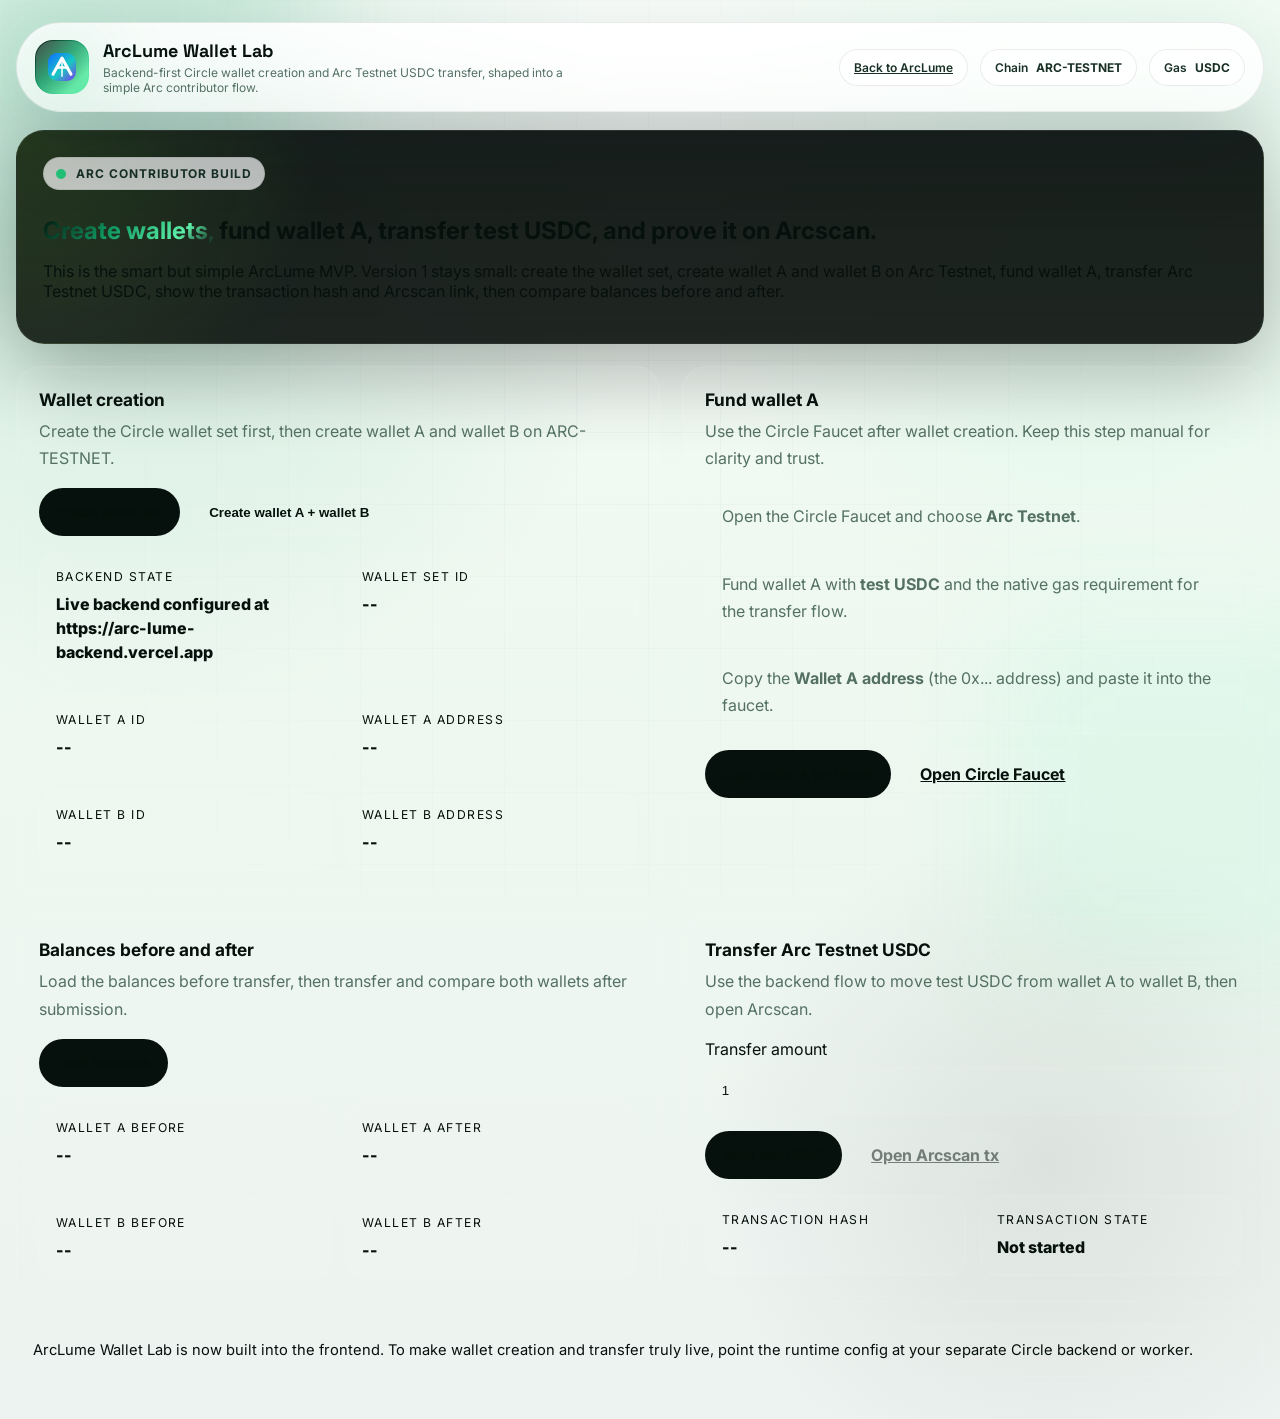
<file: wallet-lab.html>
<!DOCTYPE html>
<html lang="en">
<head>
  <meta charset="UTF-8" />
  <meta name="viewport" content="width=device-width, initial-scale=1.0" />
  <title>ArcLume Wallet Lab, Circle Backend Flow on Arc Testnet</title>
  <meta name="description" content="Create a wallet set, create wallet A and wallet B on ARC-TESTNET, fund wallet A, transfer test USDC, and inspect balances before and after inside ArcLume Wallet Lab." />
  <meta name="theme-color" content="#07110d" />
  <link rel="preconnect" href="https://fonts.googleapis.com">
  <link rel="preconnect" href="https://fonts.gstatic.com" crossorigin>
  <link href="https://fonts.googleapis.com/css2?family=Inter:wght@400;500;600;700;800;900&family=Space+Grotesk:wght@500;700&display=swap" rel="stylesheet">
  <link rel="icon" type="image/svg+xml" href="./assets/favicon.svg" />
  <link rel="stylesheet" href="./css/styles.css" />
  <style>
    .wallet-lab-shell { display:grid; gap:22px; }
    .wallet-lab-hero { padding: 26px; border-radius: 28px; background: radial-gradient(circle at top left, rgba(161,255,76,.12), transparent 24%), linear-gradient(180deg, rgba(11,19,15,.95), rgba(8,14,11,.9)); border: 1px solid rgba(255,255,255,.08); box-shadow: 0 24px 90px rgba(0,0,0,.32); }
    .wallet-lab-hero h2 { margin: 10px 0 14px; }
    .wallet-lab-grid { display:grid; gap:22px; grid-template-columns: 1.05fr .95fr; }
    .wallet-lab-card { padding:22px; border-radius:24px; border:1px solid rgba(255,255,255,.08); background: rgba(255,255,255,.03); box-shadow: inset 0 1px 0 rgba(255,255,255,.03); }
    .wallet-lab-card h3 { margin:0 0 8px; font-size:1.08rem; }
    .wallet-lab-card p { margin:0 0 16px; color: var(--muted); line-height:1.7; }
    .wallet-lab-note { padding:14px 16px; border-radius:18px; font-size:.92rem; line-height:1.6; border:1px solid rgba(255,255,255,.08); background: rgba(255,255,255,.03); color: var(--muted); }
    .wallet-lab-note.success { background: rgba(161,255,76,.08); border-color: rgba(161,255,76,.22); color: var(--accent); }
    .wallet-lab-note.warning { background: rgba(255,185,50,.08); border-color: rgba(255,185,50,.18); color: #f2cf7f; }
    .wallet-lab-note.info { background: rgba(255,255,255,.04); color: var(--text); }
    .wallet-lab-actions { display:flex; gap:12px; flex-wrap:wrap; }
    .wallet-lab-ghost { display:inline-flex; align-items:center; justify-content:center; min-height:46px; padding: 0 16px; border-radius:999px; border:1px solid rgba(255,255,255,.08); background: rgba(255,255,255,.03); color: var(--text); font-weight:700; cursor:pointer; }
    .wallet-lab-primary { display:inline-flex; align-items:center; justify-content:center; min-height:48px; padding: 0 18px; border-radius:999px; border:none; background: var(--accent); color:#06100a; font-weight:800; cursor:pointer; }
    .wallet-lab-metrics { display:grid; gap:14px; grid-template-columns: repeat(2, minmax(0,1fr)); }
    .wallet-lab-metric { padding:16px; border-radius:20px; border:1px solid rgba(255,255,255,.08); background: rgba(255,255,255,.03); }
    .wallet-lab-metric-label { font-size:.76rem; text-transform:uppercase; letter-spacing:.12em; color: var(--muted-2); margin-bottom:8px; }
    .wallet-lab-metric-value { font-size:1rem; font-weight:800; color: var(--text); line-height:1.5; word-break:break-word; }
    .wallet-lab-balance-grid { display:grid; gap:14px; grid-template-columns: repeat(2, minmax(0,1fr)); }
    .wallet-lab-balance { padding:16px; border-radius:20px; border:1px solid rgba(255,255,255,.08); background: rgba(255,255,255,.03); }
    .wallet-lab-field { display:grid; gap:8px; }
    .wallet-lab-field input { height:48px; border-radius:18px; border:1px solid rgba(255,255,255,.08); background: rgba(255,255,255,.03); color: var(--text); padding: 0 16px; outline:none; }
    .wallet-lab-list { display:grid; gap:10px; margin:0; padding:0; list-style:none; }
    .wallet-lab-list li { padding:14px 16px; border-radius:18px; border:1px solid rgba(255,255,255,.08); background: rgba(255,255,255,.03); color: var(--muted); line-height:1.7; }
    .disabled-link { pointer-events:none; opacity:.5; }
    @media (max-width: 960px) { .wallet-lab-grid { grid-template-columns: 1fr; } }
    @media (max-width: 640px) { .wallet-lab-metrics, .wallet-lab-balance-grid { grid-template-columns: 1fr; } }
  </style>
</head>
<body>
  <div class="grid-overlay" aria-hidden="true"></div>

  <main class="shell">
    <section class="topbar glass">
      <div class="brand">
        <div class="brand-mark" aria-label="ArcLume logo">
          <img src="./assets/arclume-logo-mark.svg" alt="" />
        </div>
        <div class="brand-copy">
          <h1>ArcLume Wallet Lab</h1>
          <p>Backend-first Circle wallet creation and Arc Testnet USDC transfer, shaped into a simple Arc contributor flow.</p>
        </div>
      </div>

      <div class="top-actions">
        <a class="pill" href="./index.html">Back to ArcLume</a>
        <div class="pill">Chain <strong>ARC-TESTNET</strong></div>
        <div class="pill">Gas <strong>USDC</strong></div>
      </div>
    </section>

    <section class="wallet-lab-shell">
      <section class="wallet-lab-hero">
        <div class="eyebrow"><span class="pulse"></span> Arc contributor build</div>
        <h2><span class="gradient-text">Create wallets,</span> fund wallet A, transfer test USDC, and prove it on Arcscan.</h2>
        <p>
          This is the smart but simple ArcLume MVP. Version 1 stays small: create the wallet set, create wallet A and wallet B on Arc Testnet, fund wallet A, transfer Arc Testnet USDC, show the transaction hash and Arcscan link, then compare balances before and after.
        </p>
      </section>

      <div class="wallet-lab-grid">
        <section class="wallet-lab-card">
          <h3>Wallet creation</h3>
          <p>Create the Circle wallet set first, then create wallet A and wallet B on ARC-TESTNET.</p>
          <div class="wallet-lab-actions">
            <button class="wallet-lab-primary" id="createWalletSetBtn" type="button">Create wallet set</button>
            <button class="wallet-lab-ghost" id="createWalletsBtn" type="button">Create wallet A + wallet B</button>
          </div>

          <div class="wallet-lab-metrics" style="margin-top:16px;">
            <div class="wallet-lab-metric">
              <div class="wallet-lab-metric-label">Backend state</div>
              <div class="wallet-lab-metric-value" id="backendState">Checking runtime config...</div>
            </div>
            <div class="wallet-lab-metric">
              <div class="wallet-lab-metric-label">Wallet set ID</div>
              <div class="wallet-lab-metric-value" id="walletSetId">--</div>
            </div>
            <div class="wallet-lab-metric">
              <div class="wallet-lab-metric-label">Wallet A ID</div>
              <div class="wallet-lab-metric-value" id="walletAId">--</div>
            </div>
            <div class="wallet-lab-metric">
              <div class="wallet-lab-metric-label">Wallet A address</div>
              <div class="wallet-lab-metric-value" id="walletAAddress">--</div>
            </div>
            <div class="wallet-lab-metric">
              <div class="wallet-lab-metric-label">Wallet B ID</div>
              <div class="wallet-lab-metric-value" id="walletBId">--</div>
            </div>
            <div class="wallet-lab-metric">
              <div class="wallet-lab-metric-label">Wallet B address</div>
              <div class="wallet-lab-metric-value" id="walletBAddress">--</div>
            </div>
          </div>
        </section>

        <section class="wallet-lab-card">
          <h3>Fund wallet A</h3>
          <p>Use the Circle Faucet after wallet creation. Keep this step manual for clarity and trust.</p>
          <ul class="wallet-lab-list">
            <li>Open the Circle Faucet and choose <strong>Arc Testnet</strong>.</li>
            <li>Fund wallet A with <strong>test USDC</strong> and the native gas requirement for the transfer flow.</li>
            <li>Copy the <strong>Wallet A address</strong> (the 0x... address) and paste it into the faucet.</li>
          </ul>
          <div class="wallet-lab-actions" style="margin-top:16px;">
            <button class="wallet-lab-primary" id="copyFaucetWalletBtn" type="button">Copy wallet A for faucet</button>
            <a class="wallet-lab-ghost" href="https://faucet.circle.com" target="_blank" rel="noreferrer">Open Circle Faucet</a>
          </div>
        </section>

        <section class="wallet-lab-card">
          <h3>Balances before and after</h3>
          <p>Load the balances before transfer, then transfer and compare both wallets after submission.</p>
          <div class="wallet-lab-actions">
            <button class="wallet-lab-primary" id="loadBalancesBtn" type="button">Load balances</button>
          </div>
          <div class="wallet-lab-balance-grid" style="margin-top:16px;">
            <div class="wallet-lab-balance">
              <div class="wallet-lab-metric-label">Wallet A before</div>
              <div class="wallet-lab-metric-value" id="walletABefore">--</div>
            </div>
            <div class="wallet-lab-balance">
              <div class="wallet-lab-metric-label">Wallet A after</div>
              <div class="wallet-lab-metric-value" id="walletAAfter">--</div>
            </div>
            <div class="wallet-lab-balance">
              <div class="wallet-lab-metric-label">Wallet B before</div>
              <div class="wallet-lab-metric-value" id="walletBBefore">--</div>
            </div>
            <div class="wallet-lab-balance">
              <div class="wallet-lab-metric-label">Wallet B after</div>
              <div class="wallet-lab-metric-value" id="walletBAfter">--</div>
            </div>
          </div>
        </section>

        <section class="wallet-lab-card">
          <h3>Transfer Arc Testnet USDC</h3>
          <p>Use the backend flow to move test USDC from wallet A to wallet B, then open Arcscan.</p>
          <div class="wallet-lab-field">
            <label for="transferAmount">Transfer amount</label>
            <input id="transferAmount" type="text" value="1" inputmode="decimal" />
          </div>
          <div class="wallet-lab-actions" style="margin-top:16px;">
            <button class="wallet-lab-primary" id="transferBtn" type="button">Send test USDC</button>
            <a class="wallet-lab-ghost disabled-link" id="txLink" href="#" target="_blank" rel="noreferrer">Open Arcscan tx</a>
          </div>

          <div class="wallet-lab-metrics" style="margin-top:16px;">
            <div class="wallet-lab-metric">
              <div class="wallet-lab-metric-label">Transaction hash</div>
              <div class="wallet-lab-metric-value" id="txHash">--</div>
            </div>
            <div class="wallet-lab-metric">
              <div class="wallet-lab-metric-label">Transaction state</div>
              <div class="wallet-lab-metric-value" id="txState">Not started</div>
            </div>
          </div>
        </section>
      </div>

      <section class="wallet-lab-note info" id="labNote">
        ArcLume Wallet Lab is now built into the frontend. To make wallet creation and transfer truly live, point the runtime config at your separate Circle backend or worker.
      </section>
    </section>
  </main>

  <script src="./runtime-config.js"></script>
  <script src="./js/wallet-lab.js"></script>
</body>
</html>
</file>
<file: css/styles.css>
:root {
  --bg: #f5fbf7;
  --bg-2: #eef7f1;
  --surface: rgba(255, 255, 255, 0.9);
  --surface-2: rgba(255, 255, 255, 0.72);
  --surface-3: rgba(7, 16, 13, 0.05);
  --line: rgba(8, 18, 14, 0.08);
  --text: #06110d;
  --muted: #547064;
  --soft: #183025;
  --primary: #109d64;
  --secondary: #5ef0a9;
  --accent: #06110d;
  --success: #25c478;
  --warning: #f59e0b;
  --danger: #ef4444;
  --shadow: 0 32px 90px rgba(16, 24, 40, 0.14);
  --glow-1: 0 0 92px rgba(16, 157, 100, 0.18);
  --glow-2: 0 0 90px rgba(94, 240, 169, 0.11);
  --radius-xl: 34px;
  --radius-lg: 24px;
  --radius-md: 18px;
  --radius-sm: 14px;
  --max: 1460px;
  --hero-text: linear-gradient(135deg, #03100b 0%, #109d64 42%, #5ef0a9 78%, #0a1811 100%);
  --hero-backdrop:
    radial-gradient(circle at 12% 16%, rgba(16, 157, 100, 0.14), transparent 30%),
    radial-gradient(circle at 86% 14%, rgba(94, 240, 169, 0.12), transparent 26%),
    radial-gradient(circle at 82% 82%, rgba(6, 17, 13, 0.08), transparent 22%),
    linear-gradient(180deg, #f7fcf8 0%, #edf8f0 48%, #edf3f0 100%);
}

@media (prefers-color-scheme: dark) {
  :root {
    --bg: #010302;
    --bg-2: #04100b;
    --surface: rgba(5, 12, 9, 0.86);
    --surface-2: rgba(255, 255, 255, 0.045);
    --surface-3: rgba(255, 255, 255, 0.08);
    --line: rgba(255, 255, 255, 0.095);
    --text: #f0fff6;
    --muted: #9fb9ac;
    --soft: #e9fff3;
    --primary: #19ad6e;
    --secondary: #71ffb7;
    --accent: #f0fff6;
    --success: #32d687;
    --warning: #fbbf24;
    --danger: #fb7185;
    --shadow: 0 30px 84px rgba(0, 0, 0, 0.46);
    --glow-1: 0 0 110px rgba(25, 173, 110, 0.26);
    --glow-2: 0 0 94px rgba(113, 255, 183, 0.11);
    --hero-text: linear-gradient(135deg, #ffffff 0%, #d9ffea 42%, #8cffc0 76%, #f0fff7 100%);
    --hero-backdrop:
      radial-gradient(circle at 12% 16%, rgba(25, 173, 110, 0.24), transparent 30%),
      radial-gradient(circle at 86% 14%, rgba(113, 255, 183, 0.15), transparent 26%),
      radial-gradient(circle at 82% 82%, rgba(240, 255, 246, 0.07), transparent 22%),
      linear-gradient(180deg, #010302 0%, #05110b 48%, #000101 100%);
  }
}

* { box-sizing: border-box; }
html { scroll-behavior: smooth; }
body {
  margin: 0;
  font-family: Inter, system-ui, -apple-system, BlinkMacSystemFont, "Segoe UI", sans-serif;
  color: var(--text);
  background: var(--hero-backdrop);
  min-height: 100vh;
  overflow-x: hidden;
  transition: background 220ms ease, color 220ms ease;
}
body::before, body::after {
  content: "";
  position: fixed;
  inset: auto;
  pointer-events: none;
  z-index: 0;
  filter: blur(60px);
  opacity: 0.84;
}
body::before {
  width: 420px;
  height: 420px;
  top: -120px;
  left: -120px;
  background: rgba(16, 157, 100, 0.16);
  animation: floatOne 12s ease-in-out infinite;
}
body::after {
  width: 360px;
  height: 360px;
  right: -80px;
  bottom: -80px;
  background: rgba(94, 240, 169, 0.11);
  animation: floatTwo 14s ease-in-out infinite;
}
@keyframes floatOne { 0%,100%{transform:translate3d(0,0,0) scale(1);} 50%{transform:translate3d(60px,35px,0) scale(1.1);} }
@keyframes floatTwo { 0%,100%{transform:translate3d(0,0,0) scale(1);} 50%{transform:translate3d(-50px,-30px,0) scale(1.06);} }

.bg-orb {
  position: fixed;
  border-radius: 50%;
  pointer-events: none;
  z-index: 0;
  filter: blur(80px);
  opacity: 0.18;
  animation: orbFloat 18s ease-in-out infinite;
}
.bg-orb-1 {
  width: 600px; height: 600px;
  background: radial-gradient(circle, var(--primary), transparent 70%);
  top: -100px; left: -100px;
  animation-delay: 0s;
}
.bg-orb-2 {
  width: 500px; height: 500px;
  background: radial-gradient(circle, var(--secondary), transparent 70%);
  bottom: 10%; right: -80px;
  animation-delay: -6s;
  opacity: 0.12;
}
.bg-orb-3 {
  width: 400px; height: 400px;
  background: radial-gradient(circle, var(--primary), transparent 70%);
  top: 50%; left: 50%;
  transform: translate(-50%, -50%);
  animation-delay: -12s;
  opacity: 0.08;
}
@keyframes orbFloat {
  0%, 100% { transform: translateY(0px) scale(1); }
  33% { transform: translateY(-40px) scale(1.05); }
  66% { transform: translateY(20px) scale(0.95); }
}

.grid-overlay {
  position: fixed;
  inset: 0;
  z-index: 0;
  pointer-events: none;
  background-image:
    linear-gradient(rgba(127, 149, 183, 0.07) 1px, transparent 1px),
    linear-gradient(90deg, rgba(127, 149, 183, 0.07) 1px, transparent 1px);
  background-size: 72px 72px;
  mask-image: radial-gradient(circle at center, rgba(0,0,0,0.82), transparent 88%);
}

.shell {
  position: relative;
  z-index: 1;
  width: min(calc(100% - 32px), var(--max));
  margin: 22px auto 42px;
}
.glass {
  background: linear-gradient(180deg, var(--surface), var(--surface-2));
  border: 1px solid var(--line);
  backdrop-filter: blur(18px);
  -webkit-backdrop-filter: blur(18px);
  box-shadow: var(--shadow);
}
.hidden { display:none !important; }
.top-gap { margin-top: 18px; }

.topbar {
  display:flex; align-items:center; justify-content:space-between; gap:16px;
  padding:16px 18px; border-radius:999px; margin-bottom:18px;
}
.brand { display:flex; align-items:center; gap:14px; }
.brand-mark {
  width:54px; height:54px; border-radius:18px;
  background: linear-gradient(135deg, #07110d, var(--primary) 44%, var(--secondary) 78%);
  display:grid; place-items:center; position:relative; overflow:hidden;
  box-shadow: var(--glow-1), var(--glow-2);
}
.brand-mark::after {
  content:""; position:absolute; inset:1px; border-radius:17px;
  background: linear-gradient(145deg, rgba(255,255,255,0.26), rgba(255,255,255,0.02));
}
.brand-mark img { position:relative; z-index:1; width:32px; height:32px; filter: drop-shadow(0 6px 16px rgba(0,0,0,0.18)); }
.brand-copy h1 { margin:0; font-family:"Space Grotesk", sans-serif; font-size:18px; }
.brand-copy p { margin:3px 0 0; color:var(--muted); font-size:12px; max-width:58ch; }
.top-actions { display:flex; align-items:center; gap:12px; flex-wrap:wrap; justify-content:flex-end; }
.pill {
  display:inline-flex; align-items:center; gap:8px; border-radius:999px; padding:10px 14px;
  background: var(--surface-2); border:1px solid var(--line); color:var(--soft); font-size:12px; font-weight:600;
}
.dot { width:9px; height:9px; border-radius:50%; background:var(--success); box-shadow:0 0 18px rgba(37,196,120,0.75); }

.hero {
  border-radius: var(--radius-xl); padding:28px; overflow:hidden; position:relative; margin-bottom:18px;
  background:
    linear-gradient(140deg, rgba(255,255,255,0.14), rgba(255,255,255,0.05)),
    linear-gradient(135deg, rgba(7,17,13,0.56), rgba(16,157,100,0.13) 50%, rgba(94,240,169,0.09) 100%);
}
.hero::before {
  content:""; position:absolute; inset:0; pointer-events:none;
  background:
    radial-gradient(circle at 14% 28%, rgba(16,157,100,0.16), transparent 26%),
    radial-gradient(circle at 86% 18%, rgba(94,240,169,0.14), transparent 24%),
    radial-gradient(circle at 78% 85%, rgba(255,255,255,0.05), transparent 22%);
}
.hero-grid { position:relative; display:grid; grid-template-columns:minmax(0,1.3fr) minmax(0,0.95fr); gap:22px; align-items:stretch; }
.eyebrow {
  display:inline-flex; align-items:center; gap:10px; padding:8px 12px; border-radius:999px;
  background: var(--surface-2); border:1px solid var(--line); font-size:12px; font-weight:700; letter-spacing:.08em; text-transform:uppercase; color:var(--soft); margin-bottom:16px;
}
.hero h2 { font-family:"Space Grotesk", sans-serif; font-size:clamp(2.55rem, 5vw, 4.95rem); line-height:.98; letter-spacing:-.05em; margin:0 0 14px; max-width:10.8ch; }
.gradient-text { background: var(--hero-text); -webkit-background-clip:text; background-clip:text; color:transparent; }
.hero p { margin:0; max-width:60ch; color:var(--muted); font-size:15px; line-height:1.72; }
.hero-actions, .action-panel-links, .modal-actions { display:flex; gap:12px; flex-wrap:wrap; margin-top:22px; }
.hero-side, .stack { display:grid; gap:18px; align-content:start; }
.mini-panel {
  border-radius:24px; padding:20px; position:relative; overflow:hidden;
  background: linear-gradient(180deg, var(--surface), rgba(255,255,255,0.03)); border:1px solid var(--line);
}
.mini-panel::after {
  content:""; position:absolute; inset:auto auto -24px -24px; width:120px; height:120px; border-radius:50%; background: radial-gradient(circle, rgba(94,240,169,0.16), transparent 65%); pointer-events:none;
}
.label { color:var(--muted); text-transform:uppercase; letter-spacing:.1em; font-size:11px; font-weight:700; margin-bottom:8px; }
.value-lg { font-family:"Space Grotesk", sans-serif; font-size:1.9rem; letter-spacing:-.04em; margin:0; }
.meta-row { display:flex; align-items:center; justify-content:space-between; gap:14px; margin-top:14px; color:var(--muted); font-size:12px; }

.banner-card {
  margin-bottom:18px; padding:16px 18px; border-radius:22px; font-size:14px; line-height:1.65; font-weight:600;
}
.banner-card.info { border-color: rgba(16,157,100,0.22); background: rgba(16,157,100,0.08); }
.banner-card.warning { border-color: rgba(245,158,11,0.22); background: rgba(245,158,11,0.08); }
.banner-card.error { border-color: rgba(239,68,68,0.22); background: rgba(239,68,68,0.09); }
.banner-card.success { border-color: rgba(37,196,120,0.22); background: rgba(37,196,120,0.08); }

.layout { display:grid; grid-template-columns:1fr; gap:18px; align-items:start; }
.split-section { display:grid; grid-template-columns: repeat(2, minmax(0,1fr)); gap:18px; } @media (max-width: 1400px) { .split-section { grid-template-columns: 1fr; } }
.card { border-radius:28px; padding:22px; }
.card-header { display:flex; align-items:flex-start; justify-content:space-between; gap:16px; margin-bottom:18px; }
.card-header h3 { margin:0; font-size:18px; font-family:"Space Grotesk", sans-serif; letter-spacing:-.03em; }
.card-header p { margin:8px 0 0; font-size:13px; color:var(--muted); max-width:58ch; line-height:1.65; }
.inline-actions { display:flex; align-items:center; gap:10px; flex-wrap:wrap; }
.small { padding:9px 12px; font-size:12px; }

.dual-form { display:grid; grid-template-columns:minmax(0,1fr) minmax(0,1fr) auto; gap:12px; margin-top:8px; }
.field-wrap { position:relative; }
.field-wrap input {
  width:100%; padding:18px 18px 18px 52px; border-radius:18px; border:1px solid var(--line);
  background: rgba(255,255,255,0.04); color:var(--text); font-size:14px; font-weight:600; outline:none;
  transition: border-color .18s ease, box-shadow .18s ease, transform .18s ease;
}
.field-wrap input:focus { border-color: rgba(94,240,169,0.48); box-shadow:0 0 0 5px rgba(94,240,169,0.08); transform:translateY(-1px); }
.field-wrap span { position:absolute; left:18px; top:50%; transform:translateY(-50%); color:var(--muted); font-size:18px; pointer-events:none; }
.sub-actions { display:flex; flex-wrap:wrap; gap:10px; margin-top:14px; }
.helper-note {
  margin-top:14px; padding:12px 14px; border-radius:16px; background: rgba(255,255,255,0.035); border:1px solid var(--line); color:var(--muted); font-size:12px; line-height:1.65;
}
.ghost-btn {
  border:1px solid var(--line); background: rgba(255,255,255,0.04); border-radius:14px; color:var(--soft); padding:10px 14px; font-size:12px; font-weight:700; cursor:pointer; text-decoration:none; display:inline-flex; align-items:center; justify-content:center; gap:8px;
}
.ghost-btn-strong { background: rgba(16,157,100,0.1); border-color: rgba(16,157,100,0.22); }
.loading-bar { width:100%; height:8px; border-radius:999px; background:rgba(255,255,255,0.06); overflow:hidden; display:none; margin-top:14px; }
.loading-bar.active { display:block; }
.loading-bar span { display:block; width:38%; height:100%; border-radius:inherit; background:linear-gradient(90deg, var(--primary), var(--secondary)); animation:loader 1.2s ease-in-out infinite; }
@keyframes loader { 0%{transform:translateX(-120%);} 100%{transform:translateX(360%);} }

.metrics, .mini-metrics, .insight-grid, .resource-grid, .community-grid, .journey-grid {
  display:grid; gap:14px;
}
.metrics { grid-template-columns: repeat(4, minmax(0,1fr)); }
.mini-metrics { grid-template-columns: repeat(2, minmax(0,1fr)); }
.insights-grid-3 { grid-template-columns: repeat(3, minmax(0,1fr)); } @media (max-width: 900px) { .insights-grid-3 { grid-template-columns: repeat(2, minmax(0,1fr)); } } @media (max-width: 560px) { .insights-grid-3 { grid-template-columns: 1fr; } }
.insight-grid { grid-template-columns: repeat(2, minmax(0,1fr)); }
.resource-grid { grid-template-columns: repeat(2, minmax(0,1fr)); }
.community-grid { grid-template-columns: repeat(2, minmax(0,1fr)); }
.journey-grid { grid-template-columns: repeat(3, minmax(0,1fr)); }

.metric, .mini-stat, .insight, .resource-card, .community-card, .journey-card {
  padding:18px; border-radius:22px; border:1px solid var(--line); background: linear-gradient(180deg, var(--surface), rgba(255,255,255,0.03)); position:relative; overflow:hidden;
}
.metric::before, .community-card::before {
  content:""; position:absolute; top:0; left:0; right:0; height:2px;
  background: linear-gradient(90deg, rgba(16,157,100,0), rgba(16,157,100,1), rgba(94,240,169,1), rgba(16,157,100,0)); opacity:.95;
}
.metric-label, .mini-stat-label {
  color:var(--muted); font-size:11px; text-transform:uppercase; letter-spacing:.09em; font-weight:700; margin-bottom:12px; display:block;
}
.metric strong, .mini-stat strong {
  display:block; font-family:"Space Grotesk", sans-serif; font-size:clamp(1.55rem,2vw,2.3rem); letter-spacing:-.05em; margin-bottom:10px;
}
.metric small, .mini-stat small, .insight p, .insight li, .resource-main p, .community-main p, .journey-main p { color:var(--muted); font-size:12px; line-height:1.65; }
.insight h4, .resource-main h4, .community-main h4, .journey-main h4 { margin:0 0 8px; font-size:14px; }
.insight ul { margin:0; padding-left:18px; }

.identity-list, .status-list, .activity-list { display:grid; gap:10px; }
.identity-row, .status-row {
  display:flex; align-items:center; justify-content:space-between; gap:16px; padding:13px 14px; border-radius:16px;
  background: rgba(255,255,255,0.045); border:1px solid var(--line); font-size:13px;
}
.identity-row span:last-child, .status-row span:last-child { font-weight:700; color:var(--soft); text-align:right; word-break:break-word; }
.note {
  padding:14px 16px; border-radius:18px; background: rgba(245,158,11,0.08); border:1px solid rgba(245,158,11,0.16); color:#b76f00; font-size:12px; line-height:1.65;
}
@media (prefers-color-scheme: dark) { .note { color:#ffdca0; } }
.action-panel {
  padding:18px; border-radius:20px; border:1px solid var(--line); background: rgba(255,255,255,0.04); display:grid; gap:12px;
}
.action-panel-copy h4 { margin:0 0 8px; font-size:14px; }
.action-panel-copy p { margin:0; color:var(--muted); font-size:13px; line-height:1.7; }

.tag {
  padding:7px 10px; border-radius:999px; font-size:11px; font-weight:800; letter-spacing:.06em; text-transform:uppercase; white-space:nowrap;
}
.tag-primary { background: rgba(16,157,100,0.14); color:#1f8f61; }
.tag-success { background: rgba(37,196,120,0.12); color:#159d60; }
.tag-warning { background: rgba(245,158,11,0.14); color:#c37d00; }
.tag-accent { background: rgba(8,18,14,0.12); color:#0b1b15; }
.tag-muted { background: rgba(148, 163, 184, 0.14); color:var(--muted); }
@media (prefers-color-scheme: dark) {
  .tag-primary { background: rgba(16,157,100,0.18); color:#c4f7dd; }
  .tag-success { background: rgba(37,196,120,0.16); color:#d4ffe9; }
  .tag-warning { background: rgba(245,158,11,0.16); color:#ffe0a9; }
  .tag-accent { background: rgba(255,255,255,0.12); color:#effff7; }
  .tag-muted { background: rgba(148, 163, 184, 0.14); color:#c7d3e6; }
}

.filter-row { display:flex; flex-wrap:wrap; gap:10px; margin-bottom:14px; }
.filter-chip {
  border-radius:999px; border:1px solid var(--line); background: rgba(255,255,255,0.04); color:var(--soft); padding:10px 14px; font-size:12px; font-weight:700; cursor:pointer;
}
.filter-chip.active { background: linear-gradient(135deg, #0a1510, var(--primary) 45%, var(--secondary)); color:white; border-color:transparent; }

.activity-item {
  display:grid; grid-template-columns:auto 1fr auto; gap:14px; align-items:center; padding:16px; border-radius:20px; background:rgba(255,255,255,0.04); border:1px solid var(--line); transition:transform .18s ease, border-color .18s ease;
}
.activity-item:hover, .community-card:hover, .resource-card:hover, .journey-card:hover { transform:translateY(-2px); border-color: rgba(16,157,100,0.34); }
.activity-icon, .community-icon, .resource-icon, .journey-icon {
  width:44px; height:44px; border-radius:14px; display:grid; place-items:center; background: linear-gradient(135deg, rgba(16,157,100,0.16), rgba(94,240,169,0.16) 58%, rgba(255,255,255,0.08)); font-size:18px; flex-shrink:0;
}
.activity-main h4 { margin:0 0 6px; font-size:14px; }
.activity-main p { margin:0; color:var(--muted); font-size:12px; line-height:1.6; }
.activity-meta { display:grid; gap:6px; justify-items:end; }
.resource-card, .community-card, .journey-card { display:grid; grid-template-columns:auto 1fr; gap:14px; align-items:start; }
.community-links, .resource-links, .journey-links { display:flex; gap:10px; flex-wrap:wrap; margin-top:2px; }
.text-link { color:var(--primary); font-weight:700; font-size:12px; text-decoration:none; }
.community-meta-bar {
  display:flex; flex-wrap:wrap; gap:14px; margin-bottom:14px; padding:12px 14px; border-radius:16px; background: rgba(255,255,255,0.035); border:1px solid var(--line); color:var(--muted); font-size:12px;
}
.community-meta-bar strong { color:var(--soft); }
.empty {
  padding:28px 20px; border-radius:22px; background:rgba(255,255,255,0.04); border:1px dashed var(--line); color:var(--muted); text-align:center; line-height:1.8; font-size:13px;
}

.footer {
  margin-top:18px; padding:18px 20px; border-radius:26px; display:flex; justify-content:space-between; gap:14px; flex-wrap:wrap; color:var(--muted); font-size:12px;
}
.footer a { color:var(--primary); text-decoration:none; }
.pulse { display:inline-flex; width:10px; height:10px; border-radius:50%; background:var(--success); box-shadow:0 0 0 0 rgba(37,196,120,0.7); animation:pulse 1.8s infinite; }
@keyframes pulse { 0%{box-shadow:0 0 0 0 rgba(37,196,120,0.7);} 70%{box-shadow:0 0 0 12px rgba(37,196,120,0);} 100%{box-shadow:0 0 0 0 rgba(37,196,120,0);} }

.toast {
  position:fixed; right:18px; bottom:18px; z-index:40; min-width:220px; max-width:360px; padding:12px 14px; border-radius:16px;
  background: rgba(5,12,9,0.9); color:#f0fff6; border:1px solid rgba(255,255,255,0.1); box-shadow:0 18px 48px rgba(0,0,0,0.28);
  opacity:0; pointer-events:none; transform: translateY(16px); transition: opacity .22s ease, transform .22s ease;
}
.toast.show { opacity:1; transform: translateY(0); }

.btn {
  appearance:none; border:0; border-radius:16px; padding:14px 18px; font-weight:700; font-size:14px; cursor:pointer;
  transition:transform .18s ease, box-shadow .18s ease, border-color .18s ease, background .18s ease;
  text-decoration:none; display:inline-flex; align-items:center; justify-content:center; gap:10px; color:white;
}
.btn:hover { transform:translateY(-2px); }
.btn-primary { background: linear-gradient(135deg, #0a1510, var(--primary) 45%, var(--secondary)); box-shadow:0 18px 42px rgba(16,157,100,0.24); }
.btn-secondary { background: var(--surface-2); border:1px solid var(--line); color:var(--text); }

.modal { position:fixed; inset:0; z-index:50; display:grid; place-items:center; padding:20px; }
.modal-backdrop { position:absolute; inset:0; background: rgba(1,3,2,0.72); backdrop-filter: blur(8px); }
.modal-panel { position:relative; width:min(100%, 760px); border-radius:30px; padding:24px; }
.modal-close {
  position:absolute; top:18px; right:18px; width:42px; height:42px; border-radius:50%; border:1px solid var(--line); background: rgba(255,255,255,0.04); color:var(--text); font-size:26px; cursor:pointer;
}
.modal-copy { color:var(--muted); line-height:1.7; max-width:62ch; }
.modal-grid { display:grid; grid-template-columns: repeat(3, minmax(0,1fr)); gap:14px; margin-top:18px; }
.modal-stat {
  padding:18px; border-radius:20px; border:1px solid var(--line); background: rgba(255,255,255,0.04); display:grid; gap:10px;
}
.modal-stat span { font-size:11px; text-transform:uppercase; letter-spacing:.08em; color:var(--muted); font-weight:700; }
.modal-stat strong { font-family:"Space Grotesk", sans-serif; font-size:1.2rem; }
.modal-stat small { color:var(--muted); line-height:1.6; }

@media (max-width: 1180px) {
  .hero-grid { grid-template-columns:1fr; }
  .metrics { grid-template-columns: repeat(2, minmax(0,1fr)); }
  .insights-grid-3, .community-grid, .resource-grid, .journey-grid { grid-template-columns: repeat(3, minmax(0,1fr)); }
}
@media (max-width: 860px) {
  .dual-form { grid-template-columns:1fr; }
  .mini-metrics, .insight-grid, .community-grid, .resource-grid, .journey-grid, .insights-grid-3, .modal-grid { grid-template-columns:1fr; }
  .activity-item, .community-card, .resource-card, .journey-card { grid-template-columns:1fr; }
  .activity-meta { justify-items:start; }
}
@media (max-width: 760px) {
  .shell { width:min(calc(100% - 20px), var(--max)); }
  .topbar { border-radius:26px; }
  .hero, .card, .modal-panel { padding:18px; }
  .hero h2 { max-width:100%; }
  .top-actions { justify-content:flex-start; }
  .metrics { grid-template-columns:1fr; }
}


.planner-layout { display:grid; grid-template-columns: minmax(0,1.2fr) minmax(320px,0.9fr); gap:16px; align-items:start; width:100%; }
.planner-grid { display:grid; grid-template-columns: repeat(3, minmax(0,1fr)); gap:12px; }
.planner-item { display:grid; gap:8px; padding:14px; border-radius:18px; background:rgba(255,255,255,0.04); border:1px solid var(--line); color:var(--soft); font-size:13px; font-weight:700; }
.planner-item input { width:100%; border-radius:12px; border:1px solid var(--line); padding:12px 14px; background:rgba(255,255,255,0.03); color:var(--text); font:inherit; }
.planner-item input:focus { outline:none; border-color: rgba(94, 240, 169, 0.45); box-shadow: 0 0 0 4px rgba(94,240,169,0.08); }
.glass-subtle { background: linear-gradient(180deg, var(--surface), rgba(255,255,255,0.03)); border:1px solid var(--line); border-radius:24px; padding:22px; }
.planner-breakdown { display:grid; gap:10px; }
.breakdown-row { display:flex; align-items:center; justify-content:space-between; gap:12px; padding:10px 12px; border-radius:14px; background:rgba(255,255,255,0.04); border:1px solid var(--line); color:var(--muted); font-size:12px; }
.docs-shell { padding-bottom: 40px; }
.ordered-list { margin:0; padding-left:20px; color:var(--muted); line-height:1.8; }
@media (max-width: 1300px) {
  .planner-layout { grid-template-columns: 1fr; }
}
@media (max-width: 900px) {
  .planner-grid { grid-template-columns: repeat(2, minmax(0,1fr)); }
}
@media (max-width: 560px) {
  .planner-grid { grid-template-columns: 1fr; }
}

/* Premium full-width sections */
.planner-card-full { width: 100%; }
.planner-summary-card { width: 100%; }
.planner-grid { width: 100%; }
.identity-row {
  display: flex;
  align-items: center;
  justify-content: space-between;
  padding: 12px 16px;
  border-radius: 16px;
  background: rgba(255,255,255,0.03);
  border: 1px solid var(--line);
  font-size: 13px;
  gap: 12px;
}
.identity-row span:first-child {
  color: var(--muted);
  font-weight: 600;
}
.identity-row span:last-child {
  font-weight: 700;
  color: var(--text);
  text-align: right;
}
.planner-item input {
  font-size: 15px;
  font-weight: 700;
  padding: 10px 14px;
}
.mini-stat strong {
  font-size: 1.4rem;
  font-weight: 800;
  font-family: "Space Grotesk", sans-serif;
  letter-spacing: -0.03em;
  line-height: 1.1;
}
.breakdown-row {
  font-size: 13px;
  padding: 12px 14px;
}
@media (max-width: 600px) {
  .identity-row {
    flex-direction: column;
    align-items: flex-start;
    gap: 4px;
  }
  .identity-row span:last-child {
    text-align: left;
  }
  .journey-grid { grid-template-columns: 1fr; }
  .modal-grid { grid-template-columns: 1fr; }
}


/* Full width sections outside layout grid */
.full-width-section {
  width: 100%;
  margin-top: 18px;
}

@media (max-width: 900px) {
  .full-width-section[style*="grid-template-columns:repeat(2"] {
    grid-template-columns: 1fr !important;
  }
}

/* Wallet connect button */
.wallet-connect-btn {
  display: inline-flex;
  align-items: center;
  gap: 10px;
  padding: 14px 20px;
  border-radius: 18px;
  border: 1px solid var(--line);
  background: linear-gradient(135deg, rgba(16,157,100,0.12), rgba(94,240,169,0.06));
  color: var(--primary);
  font-weight: 700;
  font-size: 14px;
  cursor: pointer;
  transition: all 0.2s ease;
  width: 100%;
  justify-content: center;
}
.wallet-connect-btn:hover {
  background: linear-gradient(135deg, rgba(16,157,100,0.2), rgba(94,240,169,0.1));
  transform: translateY(-1px);
  box-shadow: 0 4px 20px rgba(16,157,100,0.2);
}
.wallet-connect-btn.connected {
  background: linear-gradient(135deg, rgba(37,196,120,0.15), rgba(94,240,169,0.08));
  border-color: rgba(37,196,120,0.3);
  color: var(--success);
}
.connect-divider {
  display: flex;
  align-items: center;
  gap: 12px;
  margin: 14px 0;
  color: var(--muted);
  font-size: 12px;
}
.connect-divider::before, .connect-divider::after {
  content: "";
  flex: 1;
  height: 1px;
  background: var(--line);
}

/* Arc House modal content */
.modal-identity-grid {
  display: grid;
  grid-template-columns: 1fr 1fr;
  gap: 10px;
  margin: 16px 0;
}
.modal-identity-row {
  display: flex;
  flex-direction: column;
  gap: 4px;
  padding: 14px 16px;
  border-radius: 16px;
  background: rgba(255,255,255,0.04);
  border: 1px solid var(--line);
}
.modal-identity-row span {
  font-size: 11px;
  text-transform: uppercase;
  letter-spacing: 0.08em;
  color: var(--muted);
  font-weight: 700;
}
.modal-identity-row strong {
  font-size: 14px;
  font-weight: 700;
  color: var(--text);
  word-break: break-all;
}
@media (max-width: 600px) {
  .modal-identity-grid { grid-template-columns: 1fr; }
}
</file>
